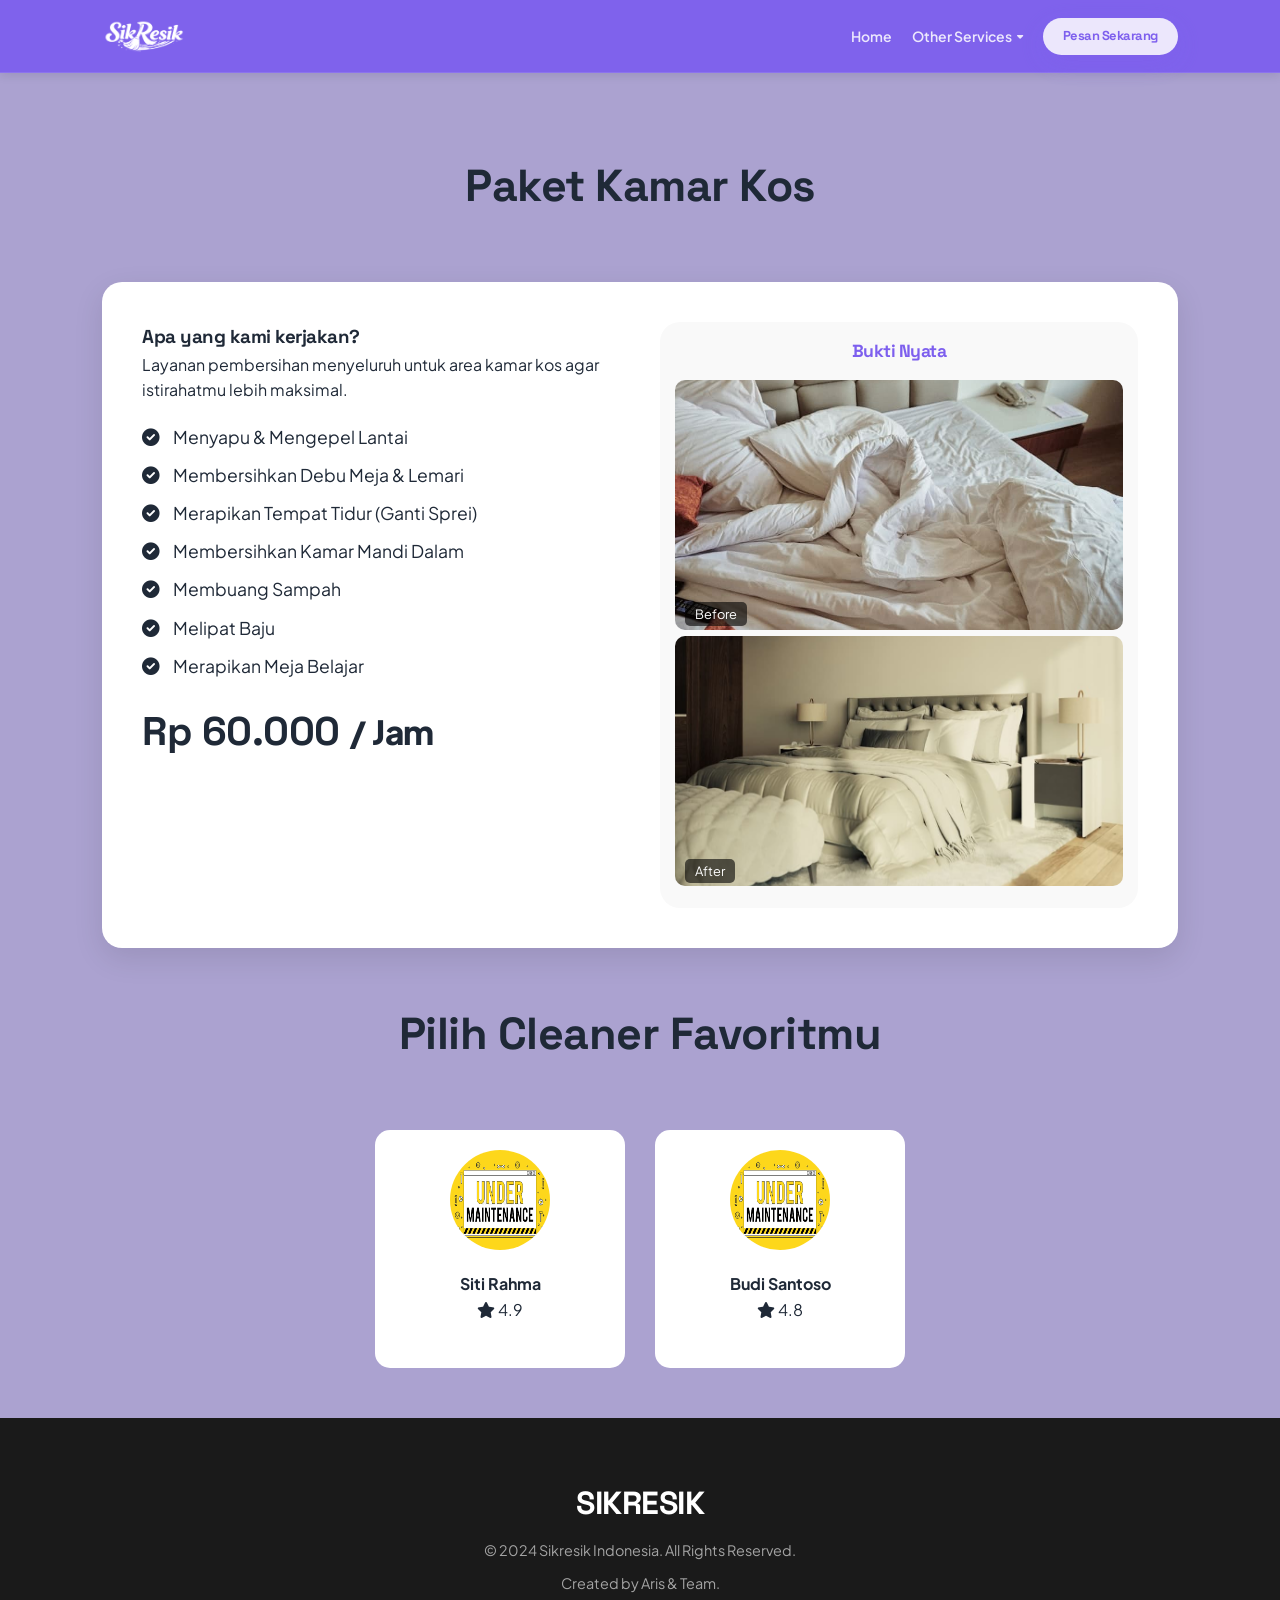
<file: PaketKos.html>
<!DOCTYPE html>
<html lang="id">
<head>
    <meta charset="UTF-8">
    <meta name="viewport" content="width=device-width, initial-scale=1.0">
    <title>Paket Kamar Kos - SIKRESIK</title>
    <link href="https://fonts.googleapis.com/css2?family=Plus+Jakarta+Sans:wght@400;500;600;700&family=Space+Grotesk:wght@500;700&display=swap" rel="stylesheet">
    <link rel="stylesheet" href="https://cdnjs.cloudflare.com/ajax/libs/font-awesome/6.0.0/css/all.min.css">
    <link rel="stylesheet" href="style.css"> 
    <link rel="stylesheet" href="paket.css"> 
</head>
<body>

    <header>
        <a href="index.html" class="logo-link"> 
            <div class="logo-container">
                <img src="img/logo.png" alt="SIKRESIK Logo" class="main-logo">
            </div>
        </a>        
        <nav>
    <ul>
        <li><a href="index.html">Home</a></li>
        <li class="dropdown">
            <a href="javascript:void(0)" class="dropbtn">Other Services <i class="fas fa-caret-down"></i></a>
            <div class="dropdown-content">
                <a href="paketRumah.html">Paket Rumah</a>
                <a href="paketLainnya.html">Layanan Lainnya</a>
            </div>
        </li>
        <li><a href="https://docs.google.com/forms/d/e/1FAIpQLSfME7-sljnpf1GNPC3AVA4YAgaHmuLXqtE7ymSIqN4p06Tf2w/viewform" class="btn-cta" target="_blank" rel="noopener noreferrer">Pesan Sekarang</a></li>
    </ul>
</nav>
        <div class="menu-toggle" id="mobile-menu">
            <i class="fas fa-bars"></i>
        </div>
    </header>

    <section class="package-detail" style="margin-top: 100px; padding: 50px 8%;">
        <h1 class="section-title" style="color: var(--primary-dark);">Paket Kamar Kos</h1>
        <div class="package-grid">
            <div class="package-desc">
                <h3>Apa yang kami kerjakan?</h3>
                <p>Layanan pembersihan menyeluruh untuk area kamar kos agar istirahatmu lebih maksimal.</p>
                <ul class="check-list">
                    <li><i class="fas fa-check-circle"></i> Menyapu & Mengepel Lantai</li>
                    <li><i class="fas fa-check-circle"></i> Membersihkan Debu Meja & Lemari</li>
                    <li><i class="fas fa-check-circle"></i> Merapikan Tempat Tidur (Ganti Sprei)</li>
                    <li><i class="fas fa-check-circle"></i> Membersihkan Kamar Mandi Dalam</li>
                    <li><i class="fas fa-check-circle"></i> Membuang Sampah</li>
                    <li><i class="fas fa-check-circle"></i> Melipat Baju</li>
                    <li><i class="fas fa-check-circle"></i> Merapikan Meja Belajar</li>
                </ul>
                <div class="price-tag">Rp 60.000 <small>/ Jam</small></div>
            </div>
            
            <div class="visual-comparison">
                <h3>Bukti Nyata</h3>
                <div class="comparison-container">
                    <div class="ba-card">
                        <img src="img/bedroom 1.jpeg" alt="Before">
                        <span>Before</span>
                    </div>
                    <div class="ba-card">
                        <img src="img/bedroom 2.jpeg" alt="After">
                        <span>After</span>
                    </div>
                </div>
            </div>
        </div>
    </section>

    <section class="cleaner-selection">
    <h2 class="section-title">Pilih Cleaner Favoritmu</h2>
    <div class="cleaner-grid">
        <div class="cleaner-card" onclick="selectCleaner('Siti Rahma', 'img/images.png', '4.9', 'Spesialis Kamar Mandi')">
            <img src="img/images.png" alt="Cleaner 1">
            <h4>Siti Rahma</h4>
            <p><i class="fas fa-star" style="color: var(--primary-yellow);"></i> 4.9</p>
            <span class="badge">Spesialis Kamar Mandi</span>
        </div>
        
        <div class="cleaner-card" onclick="selectCleaner('Budi Santoso', 'img/images.png', '4.8', 'Cepat & Rapi')">
            <img src="img/images.png" alt="Cleaner 2">
            <h4>Budi Santoso</h4>
            <p><i class="fas fa-star" style="color: var(--primary-yellow);"></i> 4.8</p>
            <span class="badge">Cepat & Rapi</span>
        </div>
    </div>
</section>

    <div class="container" id="booking-section" style="display: none; flex-direction: column; align-items: center;">
    
    <div class="cleaner-mini-profile" id="selected-cleaner-info" style="width: 100%; max-width: 900px;">
    </div>

    <div class="calendar-event-wrapper">
        <div class="calendar-container">
            <div class="calendar-header">
                <div class="nav-buttons">
                    <button class="nav-btn" id="prev-month"><i class="fas fa-chevron-left"></i></button>
                    <button class="nav-btn" id="next-month"><i class="fas fa-chevron-right"></i></button>
                </div>
                <div class="month-year" id="month-year">September 2025</div>
            </div>
            <div class="weekdays">
                <div class="weekday">Sun</div><div class="weekday">Mon</div><div class="weekday">Tue</div>
                <div class="weekday">Wed</div><div class="weekday">Thu</div><div class="weekday">Fri</div>
                <div class="weekday">Sat</div>
            </div>
            <div class="days" id="days"></div>
                <div class="calendar-footer">
                <button class="today-btn" id="today-btn"><i class="fas fa-calendar-day"></i> Today</button>
                    <div class="event-indicator">
                    <i class="fas fa-circle" style="color: var(--accent); font-size: 0.6rem;"></i>
                    <span>Has events</span>
                    </div>
                </div>
            </div>

            <div class="event-panel" id="event-panel">
                <div class="event-header">
                <div class="event-date" id="event-date">Select a date</div>
                <i class="fas fa-calendar-alt event-icon"></i>
                </div>
                <div class="event-list" id="event-list">
                <div class="no-events">Select a date with events to view them here</div>
                </div>
            </div>
        </div>
    </div>

    <script src="script.js"></script>
    </body>

    <footer>
        <div class="logo-text" style="color: white; margin-bottom: 10px; display: block;">SIKRESIK</div>
        <p>&copy; 2024 Sikresik Indonesia. All Rights Reserved.</p>
        <p>Created by Aris & Team.</p>
    </footer>

</body>
</html>
</file>
<file: style.css>
/* --- RESET & VARIABLES --- */
* {
    margin: 0;
    padding: 0;
    box-sizing: border-box;
    font-family: 'Plus Jakarta Sans', sans-serif; 
}

:root {
    /* Font Styles */
    --font-heading: 'Space Grotesk', sans-serif; 
    --font-body: 'Plus Jakarta Sans', sans-serif; 
    
    /* --- BRAND COLORS (DARI ANDA) --- */
    --color-primary: #7d5fee;      
    --color-bg-main: #aba2d0;     
    
    /* --- NATURAL COMPLEMENTARY COLORS --- */
    --text-dark: #1F2937;          
    --text-light: #ffffff;         
    --card-bg: #ffffff;           
    --overlay-dark: rgba(0, 0, 0, 0.5); 
    --shadow-soft: 0 10px 30px rgba(0, 0, 0, 0.08); 
}

html {
    scroll-behavior: smooth;
}

h1, h2, h3, .logo-text, .btn-cta, .price, .price-tag {
    font-family: var(--font-heading);
    letter-spacing: -0.5px;
}

body {
    background-color: var(--color-bg-main);
    color: var(--text-dark);
    overflow-x: hidden;
    line-height: 1.6;
}

/* --- HEADER & NAVIGATION --- */
header {
    position: fixed;
    top: 0;
    width: 100%;
    height: auto;
    padding: 15px 8%;
    display: flex;
    justify-content: space-between;
    align-items: center;
    background: rgba(125, 95, 237, 0.85);
    backdrop-filter: blur(15px);
    -webkit-backdrop-filter: blur(15px);
    border-bottom: 1px solid rgba(255, 255, 255, 0.1);
    z-index: 1000;
    box-shadow: 0 2px 15px rgba(0,0,0,0.1);
}

.logo-container {
    display: flex;
    align-items: center;
    gap: 12px;
}

.main-logo {
    height: 40px;
    width: auto;
    filter: brightness(0) invert(1);
}

.logo-text {
    font-family: var(--font-heading);
    font-size: 1.5rem;
    font-weight: 700;
    color: var(--text-light); 
}

nav ul {
    display: flex;
    list-style: none;
    gap: 30px;
    align-items: center;
}

nav a {
    text-decoration: none;
    color: var(--text-light); 
    font-weight: 600;
    font-size: 14px;
    transition: 0.3s;
    opacity: 0.85;
}

nav a:hover {
    opacity: 1;
    text-shadow: 0 0 8px rgba(255, 255, 255, 0.4);
    color: var(--accent); 
}

.menu-toggle{
    display: none;
    color: white;
    font-size: 1.5rem;
    cursor: pointer;
}

#home{
    height: 100vh;
    display: flex;
    align-items: center;
    justify-content: center;
    position: relative;
    overflow: hidden;
    text-align: center;
}

.slideshow-bg {
    position: absolute;
    top: 0; left: 0; width: 100%; height: 100%;
    background-size: cover;
    background-position: center;
    opacity: 0;
    z-index: 1;
    animation: professionalFade 18s infinite linear;
    transition: opacity 1s ease-in-out;
}

#home::after {
    content: "";
    position: absolute;
    top: 0; left: 0; width: 100%; height: 100%;
    background: var(--overlay-dark);
    z-index: 2;
}

/* Tombol Login di Nav */
.btn-login {
    padding: 8px 22px;
    background-color: var(--text-light); 
    color: var(--color-primary) !important; 
    border-radius: 20px;
    box-shadow: 0 4px 10px rgba(0, 0, 0, 0.1);
}

.btn-login:hover {
    background-color: var(--accent); 
    color: var(--text-dark) !important;
}

/* --- DROPDOWN NAVIGATION --- */
nav ul li.dropdown {
    position: relative;
    display: inline-block;
}

.dropdown-content {
    display: none; 
    position: absolute;
    background-color: var(--card-bg);
    min-width: 180px;
    box-shadow: var(--shadow-soft);
    border-radius: 12px;
    z-index: 1001;
    top: 100%; 
    left: 0;
    overflow: hidden;
    padding: 8px 0;
    margin-top: 10px;
}

.dropdown-content a {
    color: var(--text-dark) !important; 
    padding: 12px 18px;
    text-decoration: none;
    display: block;
    font-size: 14px;
    text-align: left;
    font-weight: 500;
}

.dropdown-content a:hover {
    background-color: #f3f4f6;
    color: var(--color-primary) !important;
}

.dropdown:hover .dropdown-content {
    display: block;
    animation: fadeInDropdown 0.3s ease;
}

@keyframes fadeInDropdown {
    from { opacity: 0; transform: translateY(10px); }
    to { opacity: 1; transform: translateY(0); }
}

.dropbtn i {
    font-size: 10px;
    margin-left: 5px;
}

/* --- SECTION 1: HERO WITH SLIDESHOW --- */

.hero-text {
    position: relative;
    max-width: 800px;
    color: var(--text-light);
    z-index: 3; 
    padding: 0 20px;
    text-shadow: 0 2px 10px rgba(0,0,0,0.3);
}

.hero-text h1 {
    font-size: clamp(2.5rem, 5vw, 4rem);
    font-weight: 800;
    line-height: 1.1;
    margin-bottom: 20px;
    text-transform: uppercase;
    color: var(--text-light);
}

.hero-text p {
    font-size: clamp(1rem, 2vw, 1.25rem);
    margin-bottom: 40px;
    line-height: 1.6;
    opacity: 0.9;
    color: var(--text-light);
}

.btn-cta {
    padding: 18px 45px;
    background-color: var(--color-primary); 
    color: white;
    font-weight: 700;
    font-size: 1.1rem;
    border-radius: 50px;
    text-decoration: none;
    box-shadow: 0 8px 25px rgba(125, 95, 238, 0.4); 
    transition: 0.3s cubic-bezier(0.4, 0, 0.2, 1);
    display: inline-block;
}

.btn-cta:hover {
    transform: translateY(-5px) scale(1.03);
    background-color: white;
    color: var(--color-primary);
}

@keyframes professionalFade {
    0% {
        opacity: 0;
        transform: scale(1);
    }
    5% {
        opacity: 1; 
    }
    33.33% {
        opacity: 1;
    }
    38.33% {
        opacity: 0; 
    }
    100% {
        opacity: 0;
        transform: scale(1.15); 
    }
}

/* --- SECTION Global Title --- */
.section-title {
    text-align: center;
    color: var(--text-dark);
    font-size: 2.8rem;
    font-weight: 800;
    margin-bottom: 60px;
}

/* --- SECTION 2: SERVICES --- */
#services {
    padding: 100px 8%;
}

.services-container {
    display: grid;
    grid-template-columns: repeat(auto-fit, minmax(300px, 1fr));
    gap: 35px;
}

.card {
    background: var(--card-bg);
    padding: 25px;
    border-radius: 20px;
    text-align: center;
    box-shadow: var(--shadow-soft);
    transition: 0.4s ease;
    border: 1px solid rgba(0,0,0,0.03);
}

.card:hover {
    transform: translateY(-10px);
    box-shadow: 0 15px 40px rgba(0,0,0,0.12);
}

.card img {
    width: 100%;
    height: 200px;
    object-fit: cover;
    border-radius: 15px;
    margin-bottom: 20px;
}

.card h3 {
    color: var(--color-primary);
    margin-bottom: 12px;
    font-size: 1.5rem;
}

.price {
    font-size: 1.2rem;
    color: var(--text-dark);
    font-weight: 700;
    margin-bottom: 25px;
    display: block;
}

.btn-order {
    display: inline-block;
    padding: 12px;
    background: var(--color-primary); 
    color: var(--text-light);
    border: none;
    border-radius: 10px;
    cursor: pointer;
    font-weight: 600;
    font-size: 1rem;
    text-decoration: none;
    transition: 0.3s;
    width: 100%;
}

.btn-order:hover {
    background: var(--text-dark); /* Gelap saat hover */
}

/* --- SECTION 3: ABOUT US --- */
#about {
    padding: 100px 8%;
    background: rgba(255, 255, 255, 0.3); /* Latar belakang transparan tipis */
}

.about-slider {
    display: flex;
    justify-content: center;
    gap: 40px;
    flex-wrap: wrap; /* Agar rapi di mobile */
}

.profile-card {
    flex: 1;
    min-width: 320px;
    max-width: 420px;
    background: var(--card-bg); /* Kartu Putih */
    padding: 40px;
    border-radius: 25px;
    text-align: center;
    box-shadow: var(--shadow-soft);
}

.profile-img {
    width: 130px;
    height: 130px;
    border-radius: 50%;
    margin: 0 auto 25px;
    overflow: hidden;
    border: 5px solid var(--color-primary); /* Border warna Primer */
    box-shadow: 0 5px 15px rgba(0,0,0,0.1);
}

.profile-img img {
    width: 100%; height: 100%; object-fit: cover;
}

.profile-card h3 { color: var(--text-dark); font-size: 1.6rem; }
.profile-card span { color: var(--text-dark); font-size: 1rem; font-weight: 600; opacity: 0.8; }
.profile-card p { margin-top: 20px; font-size: 0.95rem; line-height: 1.7; color: var(--text-dark); opacity: 0.9; }

/* --- SECTION 4: PARTNERS --- */
#partners {
    padding: 80px 0;
    background: var(--card-bg); /* Seksi Partner Putih Bersih */
    overflow: hidden;
    border-top: 1px solid rgba(0,0,0,0.05);
    border-bottom: 1px solid rgba(0,0,0,0.05);
}

.partner-title {
    text-align: center;
    color: var(--text-dark);
    margin-bottom: 40px;
    font-size: 2.2rem;
    font-weight: 800;
}

.marquee-container {
    display: flex;
    width: 100%;
    overflow: hidden;
    opacity: 0.7; /* Sedikit transparan agar natural */
}

.marquee-content {
    display: flex;
    animation: scrollPartner 25s linear infinite;
}

.partner-item {
    display: flex;
    align-items: center;
    gap: 12px;
    padding: 0 50px;
    white-space: nowrap;
}

.partner-item i {
    color: var(--color-primary); /* Icon partner warna Primer */
}

.partner-item span {
    font-weight: 700;
    color: var(--text-dark);
    font-size: 1.3rem;
}

@keyframes scrollPartner {
    0% { transform: translateX(0); }
    100% { transform: translateX(-50%); }
}

/* --- SECTION 5: PROMO --- */
#promo {
    padding: 100px 8%;
}

.promo-container {
    display: grid;
    grid-template-columns: repeat(auto-fit, minmax(320px, 1fr));
    gap: 35px;
}

.promo-card {
    background: var(--card-bg); /* Kartu Putih */
    border-radius: 25px;
    overflow: hidden;
    box-shadow: var(--shadow-soft);
    position: relative;
    border: 1px solid rgba(0,0,0,0.03);
    transition: 0.3s;
}

.promo-card:hover {
    transform: scale(1.02);
}

.promo-badge {
    position: absolute;
    top: 20px;
    right: 20px;
    background: #ff4757; /* Merah cerah untuk badge */
    color: white;
    padding: 6px 18px;
    border-radius: 20px;
    font-weight: bold;
    font-size: 0.8rem;
    text-transform: uppercase;
    letter-spacing: 1px;
    z-index: 5;
}

.promo-img {
    height: 180px;
    width: 100%;
}

.promo-img img { width: 100%; height: 100%; object-fit: cover;}

.promo-details {
    padding: 30px;
}

.promo-details h3 {
    color: var(--color-primary);
    font-size: 1.6rem;
    margin-bottom: 12px;
}

.promo-details p {
    color: var(--text-dark);
    margin-bottom: 25px;
    font-size: 1rem;
    opacity: 0.9;
}

.btn-claim {
    width: 100%;
    padding: 14px;
    background: var(--color-primary); 
    color: var(--text-light);
    border: none;
    border-radius: 12px;
    font-weight: bold;
    font-size: 1rem;
    cursor: pointer;
    text-transform: uppercase;
    letter-spacing: 1px;
    transition: 0.3s;
}

.btn-claim:hover {
    background: var(--text-dark);
}

.btn-claim.btn-claimed {
    background-color: #bdc3c7 !important;
    color: #7f8c8d !important;
    cursor: not-allowed; 
    transform: none !important; 
    box-shadow: none !important; 
}

.btn-claim:disabled:hover {
    background-color: #bdc3c7;
    transform: none;
}

/* --- FOOTER --- */
footer {
    background: #1a1a1a; 
    color: var(--text-light);
    padding: 60px 8% 30px;
    text-align: center;
}

footer .logo-text { 
    color: var(--text-light); 
    margin-bottom: 15px; 
    font-size: 2rem;
}

footer p { 
    opacity: 0.6;
    font-size: 0.9rem;
    margin-top: 10px;
}

/* --- RESPONSIVE --- */
@media (max-width: 768px) {
    header { padding: 15px 5%; }
    
    .menu-toggle { display: block; }

    nav {
        position: absolute;
        top: 100%;
        left: 0;
        width: 100%;
        background: var(--color-primary);
        display: none; /* Controlled by JS */
        padding: 20px 0;
        box-shadow: 0 10px 10px rgba(0,0,0,0.1);
    }

    nav.active { display: block; }

    nav ul {
        flex-direction: column;
        align-items: center;
        gap: 20px;
    }

    .hero-text h1 { font-size: 2.2rem; }
    .section-title { font-size: 2rem; }
}
</file>
<file: paket.css>
/* --- DROPDOWN NAVIGATION --- */

/* --- HEADER REPAIR --- */
header {
    position: fixed;
    top: 0;
    width: 100%;
    /* Gunakan tinggi yang pasti atau padding yang lebih kecil */
    padding: 10px 8%; 
    display: flex;
    justify-content: space-between;
    align-items: center;
    background: rgba(125, 95, 238, 0.95); /* Sesuaikan dengan brand Anda */
    backdrop-filter: blur(10px);
    z-index: 1000;
    box-shadow: 0 2px 10px rgba(0,0,0,0.1);
    transition: all 0.3s ease;
}

.logo-container {
    display: flex;
    align-items: center;
}

.main-logo {
    /* Batasi tinggi logo agar tidak menarik tinggi header */
    height: 35px; 
    width: auto;
}

/* --- NAVIGATION REPAIR --- */
nav ul {
    display: flex;
    align-items: center;
    list-style: none;
    gap: 20px;
}

nav ul li a {
    text-decoration: none;
    font-size: 14px;
    font-weight: 600;
    color: white;
}

/* --- DROPDOWN REPAIR --- */
/* --- DROPDOWN REPAIR --- */
nav ul li.dropdown {
    position: relative;
    display: inline-block;
}

.dropbtn {
    display: flex;
    align-items: center;
    padding: 15px 0; /* Area hover lebih luas secara vertikal */
    cursor: pointer;
    color: white;
    text-decoration: none;
}

.dropdown-content {
    display: none; 
    position: absolute;
    background-color: white;
    min-width: 200px;
    box-shadow: 0px 8px 25px rgba(0,0,0,0.15);
    border-radius: 12px;
    z-index: 1001;
    top: 100%; 
    left: 0;
    overflow: hidden;
    padding: 8px 0;
    margin-top: 0; 
}

/* JEMBATAN GAIB: Mencegah menu tertutup saat kursor bergerak turun */
.dropdown::before {
    content: "";
    position: absolute;
    top: 50%;
    left: 0;
    width: 100%;
    height: 50px; /* Menutup celah antara tombol dan menu */
    display: none;
    z-index: 999;
}

.dropdown:hover::before,
.dropdown:hover .dropdown-content {
    display: block;
}

.dropdown-content a {
    color: #1F2937 !important; /* Warna text dark */
    padding: 12px 20px;
    text-decoration: none;
    display: block;
    font-size: 14px;
    font-weight: 500;
    transition: all 0.2s;
}

.dropdown-content a:hover {
    background-color: #f3f4f6;
    color: #7d5fee !important; /* Warna primary */
    padding-left: 25px; /* Efek geser sedikit saat hover */
}

/* Animasi muncul yang lebih smooth */
@keyframes fadeIn {
    from { 
        opacity: 0; 
        transform: translateY(10px); 
    }
    to { 
        opacity: 1; 
        transform: translateY(0); 
    }
}

.dropdown:hover .dropdown-content {
    animation: fadeIn 0.3s ease forwards;
}

/* Tombol Pesan Sekarang dibuat lebih compact */
.btn-cta {
    padding: 8px 20px !important;
    font-size: 13px !important;
    border-radius: 50px;
    background-color: white;
    color: #7d5fee !important;
    transition: 0.3s;
}

.btn-cta:hover {
    transform: scale(1.05);
    box-shadow: 0 5px 15px rgba(255,255,255,0.3);
}

@keyframes fadeIn {
    from { opacity: 0; transform: translateY(5px); }
    to { opacity: 1; transform: translateY(0); }
}

.dropbtn i {
    font-size: 10px;
    margin-left: 5px;
}

/* Paket Lainnya */
/* Slider Horizontal */
.services-slider-wrapper {
    overflow-x: auto;
    padding: 20px 0;
    margin-bottom: 40px;
    scrollbar-width: none; /* Hide scrollbar for Firefox */
}
.services-slider-wrapper::-webkit-scrollbar { display: none; } /* Hide scrollbar for Chrome/Safari */

.services-slider {
    display: flex;
    gap: 20px;
    padding-left: 10px;
}

.service-mini-card {
    min-width: 200px;
    background: white;
    padding: 15px;
    border-radius: 20px;
    text-align: center;
    box-shadow: var(--shadow-soft);
    cursor: pointer;
    transition: 0.3s;
    border: 2px solid transparent;
}

.service-mini-card:hover {
    transform: translateY(-5px);
    border-color: var(--color-primary);
}

.service-mini-card img {
    width: 100%;
    height: 120px;
    object-fit: cover;
    border-radius: 12px;
    margin-bottom: 10px;
}

.price-small {
    font-weight: 700;
    color: var(--color-primary);
    font-size: 0.9rem;
}

/* Detail Panel */
.detail-panel {
    animation: fadeInUp 0.5s ease;
}

.cleaner-badge-small {
    display: inline-block;
    padding: 8px 20px;
    background: var(--color-bg-main);
    color: var(--color-primary);
    border-radius: 50px;
    font-weight: bold;
    margin-top: 10px;
}

@keyframes fadeInUp {
    from { opacity: 0; transform: translateY(20px); }
    to { opacity: 1; transform: translateY(0); }
}

.package-grid {
    display: grid;
    grid-template-columns: 1fr 1fr;
    gap: 40px;
    background: white;
    padding: 40px;
    border-radius: 20px;
    box-shadow: 0 10px 30px rgba(0,0,0,0.1);
}

.check-list {
    list-style: none;
    margin: 20px 0;
}

.check-list li {
    margin-bottom: 10px;
    font-size: 1.1rem;
}

.check-list i {
    color: var(--primary-green);
    margin-right: 10px;
}

.price-tag {
    font-size: 2.5rem;
    font-weight: 800;
    color: var(--primary-dark);
    font-family: var(--font-heading);
}

.visual-comparison {
    background: #f9f9f9;
    padding: 15px;
    border-radius: 20px;
    text-align: center;
}

.visual-comparison h3 {
    margin-bottom: 15px;
    font-size: 1.1rem;
    color: var(--color-primary);
}

#det-ba {
    width: 100%;
    height: auto;
    max-height: 300px;
    object-fit: cover; /* Agar foto tetap rapi meski rasio berbeda */
    border: 3px solid white;
    transition: transform 0.3s ease;
}

#det-ba:hover {
    transform: scale(1.02); /* Efek zoom tipis saat didekati */
}

/* Before After */
.ba-card {
    flex: 1;
    position: relative;
}

.ba-card img {
    width: 100%;
    border-radius: 10px;
    height: 250px;
    object-fit: cover;
}

.ba-card span {
    position: absolute;
    bottom: 10px;
    left: 10px;
    background: rgba(0,0,0,0.6);
    color: white;
    padding: 2px 10px;
    border-radius: 5px;
    font-size: 0.8rem;
}

.cleaner-badge-small {
    display: inline-block;
    padding: 8px 15px;
    background-color: var(--color-primary, #7d5fee);
    color: white;
    border-radius: 20px;
    cursor: pointer; 
    font-weight: 600;
    margin-top: 10px;
    transition: transform 0.2s, background-color 0.2s;
}

.cleaner-badge-small:hover {
    background-color: #1F2937; 
    transform: scale(1.05);
}

/* Cleaner Cards */
.cleaner-grid {
    display: flex;
    justify-content: center;
    margin-bottom: 50px;
    gap: 30px;
    flex-wrap: wrap;
}

.cleaner-card {
    background: white;
    padding: 20px;
    border-radius: 15px;
    text-align: center;
    width: 250px;
    transition: 0.3s;
}

.cleaner-card img {
    width: 100px;
    height: 100px;
    border-radius: 50%;
    margin-bottom: 15px;
}

.badge {
    background: var(--primary-dark);
    color: white;
    font-size: 0.7rem;
    padding: 3px 10px;
    border-radius: 10px;
}

.cleaner-mini-profile {
    background: white;
    padding: 20px;
    border-radius: 20px;
    display: flex;
    align-items: center;
    gap: 20px;
    box-shadow: 0 5px 15px rgba(0,0,0,0.1);
    margin-bottom: 20px;
    border-left: 5px solid var(--primary-green);
}

.mini-img {
    width: 60px;
    height: 60px;
    border-radius: 50%;
    object-fit: cover;
}

.mini-info h3 { margin: 0; color: var(--primary-dark); }
.mini-info p { margin: 0; font-size: 0.9rem; color: #666; }

/* Efek pointer saat memilih card */
.cleaner-card { cursor: pointer; }
.cleaner-card:active { transform: scale(0.95); }

/* Pastikan container menggunakan flex-direction column agar profile di atas */
#booking-section {
    display: none; /* Default sembunyi */
    flex-direction: column;
    gap: 20px;
    margin-bottom: 80px;
}

/* Wrapper untuk menyejajarkan Kalender & Event Panel */
.calendar-event-wrapper {
    display: flex;
    flex-direction: row;
    gap: 30px;
    width: 100%;
    max-width: 900px;
    justify-content: center;
}

/* Calendar */

:root {
    --primary: #2A7B9B;
    --secondary: #57C785;
    --accent: #EDDD53;
    --today: #57C785;
    --selected: #2A7B9B;
    --dark: #1F2937;
    --text: #6B7280;
    --event-panel-bg: #f9fafb;
}

.container {
    display: flex;
    flex-direction: row;
    justify-content: center;
    align-items: flex-start;
    gap: 30px;
    max-width: 1000px;
    margin: 40px auto;
    width: 100%;
    padding: 0 20px;
}

.calendar-container, .event-panel {
    flex: 1; 
    min-height: 500px;
}

.calendar-container:hover {
  transform: translateY(-5px);
  box-shadow: 0 15px 35px rgba(0, 0, 0, 0.15);
}

.calendar-header {
  background: linear-gradient(135deg, var(--primary) 0%, var(--secondary) 100%);
  color: white;
  padding: 2rem 1.5rem;
  text-align: center;
  position: relative;
  overflow: hidden;
}

.calendar-header::before {
  content: '';
  position: absolute;
  top: -50%;
  left: -50%;
  width: 200%;
  height: 200%;
  background: radial-gradient(circle, rgba(255,255,255,0.1) 0%, rgba(255,255,255,0) 70%);
  transform: rotate(30deg);
}

.month-year {
  font-size: 1.5rem;
  font-weight: 600;
  margin-bottom: 0.5rem;
  position: relative;
}

.nav-buttons {
  display: flex;
  justify-content: space-between;
  position: absolute;
  width: 100%;
  top: 50%;
  left: 0;
  transform: translateY(-50%);
  padding: 0 1rem;
  z-index: 1;
}

.nav-btn {
  background: rgba(255, 255, 255, 0.2);
  color: white;
  border: none;
  width: 36px;
  height: 36px;
  border-radius: 50%;
  cursor: pointer;
  transition: all 0.3s ease;
  display: flex;
  align-items: center;
  justify-content: center;
}

.nav-btn:hover {
  background: rgba(255, 255, 255, 0.3);
  transform: scale(1.1);
}

.weekdays {
  display: grid;
  grid-template-columns: repeat(7, 1fr);
  padding: 0.5rem 1rem;
  background: rgba(74, 107, 223, 0.1);
  font-weight: 600;
  color: var(--primary);
}

.weekday {
  text-align: center;
  padding: 0.5rem;
  font-size: 0.9rem;
}

.days {
  display: grid;
  grid-template-columns: repeat(7, 1fr);
  gap: 5px;
  padding: 1rem;
}

.day {
  aspect-ratio: 1;
  display: flex;
  align-items: center;
  justify-content: center;
  border-radius: 50%;
  cursor: pointer;
  transition: all 0.3s ease;
  position: relative;
  font-weight: 500;
  color: var(--dark);
}

.day:hover {
  background: rgba(74, 107, 223, 0.1);
  transform: scale(1.1);
}

.day.today {
  background: var(--today);
  color: white;
  font-weight: bold;
}

.day.selected {
  background: var(--selected);
  color: white;
  font-weight: bold;
  animation: pop 0.3s ease;
}

@keyframes pop {
  0% { transform: scale(1); }
  50% { transform: scale(1.2); }
  100% { transform: scale(1); }
}

.day.other-month {
  color: var(--text);
  opacity: 0.5;
}

.day.has-events::after {
  content: '';
  position: absolute;
  bottom: 3px;
  width: 5px;
  height: 5px;
  border-radius: 50%;
  background: var(--accent);
}

.calendar-footer {
  padding: 1rem;
  text-align: center;
  border-top: 1px solid rgba(0, 0, 0, 0.1);
  display: flex;
  justify-content: space-between;
}

.today-btn {
  background: linear-gradient(135deg, var(--accent) 0%, #00b894 100%);
  color: white;
  border: none;
  padding: 0.5rem 1rem;
  border-radius: 50px;
  cursor: pointer;
  transition: all 0.3s ease;
  font-weight: 500;
}

.today-btn:hover {
  transform: translateY(-2px);
  box-shadow: 0 5px 15px rgba(0, 206, 201, 0.3);
}

.event-indicator {
  font-size: 0.8rem;
  color: var(--accent);
  display: flex;
  align-items: center;
  gap: 5px;
}

/* Event Panel Styles */
.event-panel {
  background: white;
  border-radius: 20px;
  box-shadow: 0 10px 30px rgba(0, 0, 0, 0.1);
  padding: 1.5rem;
  width: 100%;
  max-width: 450px;
  height: fit-content;
}

.event-header {
  display: flex;
  justify-content: space-between;
  align-items: center;
  margin-bottom: 1.5rem;
  padding-bottom: 1rem;
  border-bottom: 2px solid rgba(74, 107, 223, 0.2);
}

.event-date {
  font-size: 1.5rem;
  font-weight: 600;
  color: var(--primary);
}

.event-list {
  max-height: 350px;
  overflow-y: auto;
}

.event-item {
  padding: 1rem;
  margin-bottom: 0.8rem;
  background: var(--event-panel-bg);
  border-radius: 12px;
  display: flex;
  align-items: center;
  gap: 12px;
  box-shadow: 0 3px 10px rgba(0, 0, 0, 0.05);
  transition: transform 0.2s ease;
}

.event-item:hover {
  transform: translateX(5px);
}

.event-color {
  width: 14px;
  height: 14px;
  border-radius: 50%;
  background: var(--accent);
  flex-shrink: 0;
}

.event-time {
  font-weight: 600;
  color: var(--primary);
  min-width: 80px;
}

.event-text {
  flex: 1;
}

.no-events {
  text-align: center;
  color: var(--text);
  padding: 2rem 1rem;
  font-style: italic;
}

.event-icon {
  font-size: 1.2rem;
  color: var(--accent);
  margin-right: 10px;
}

@media (max-width: 768px) {
    .package-grid { grid-template-columns: 1fr; }
    .comparison-container { flex-direction: column; }
}
</file>
